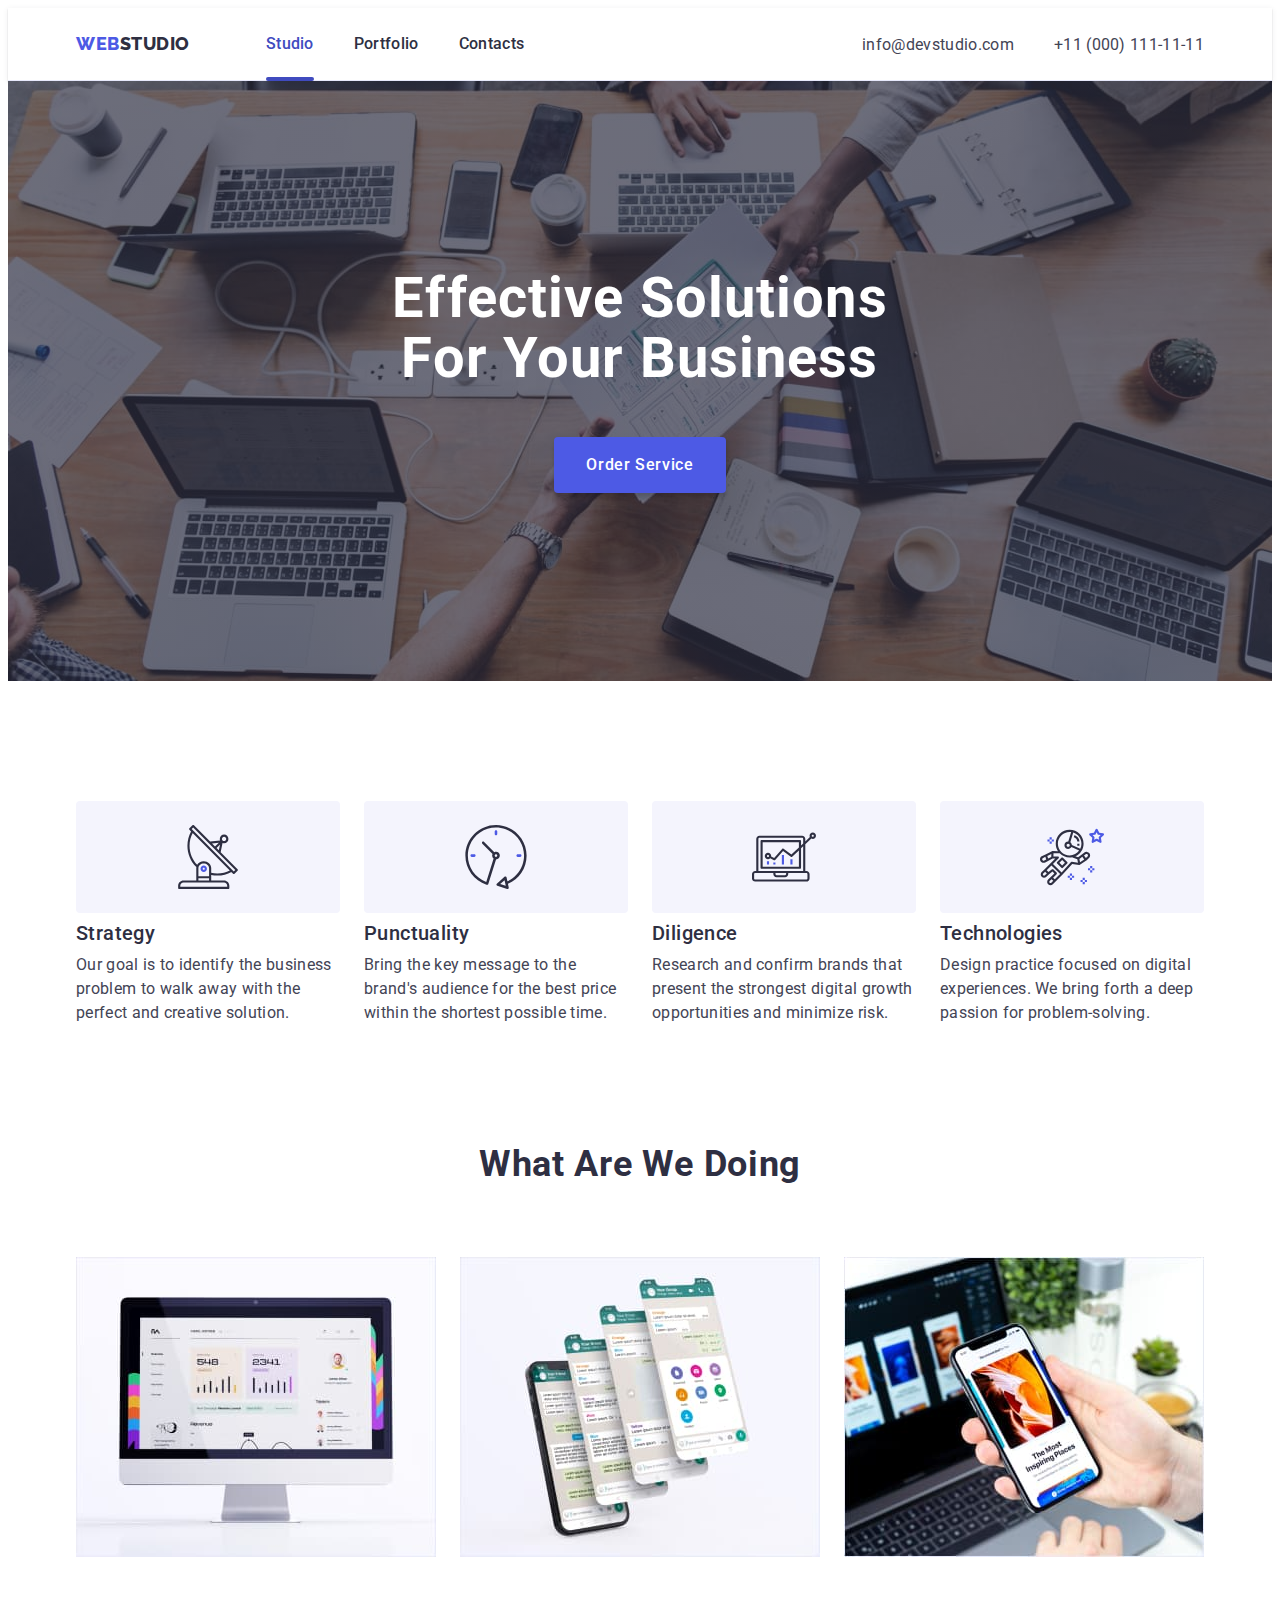
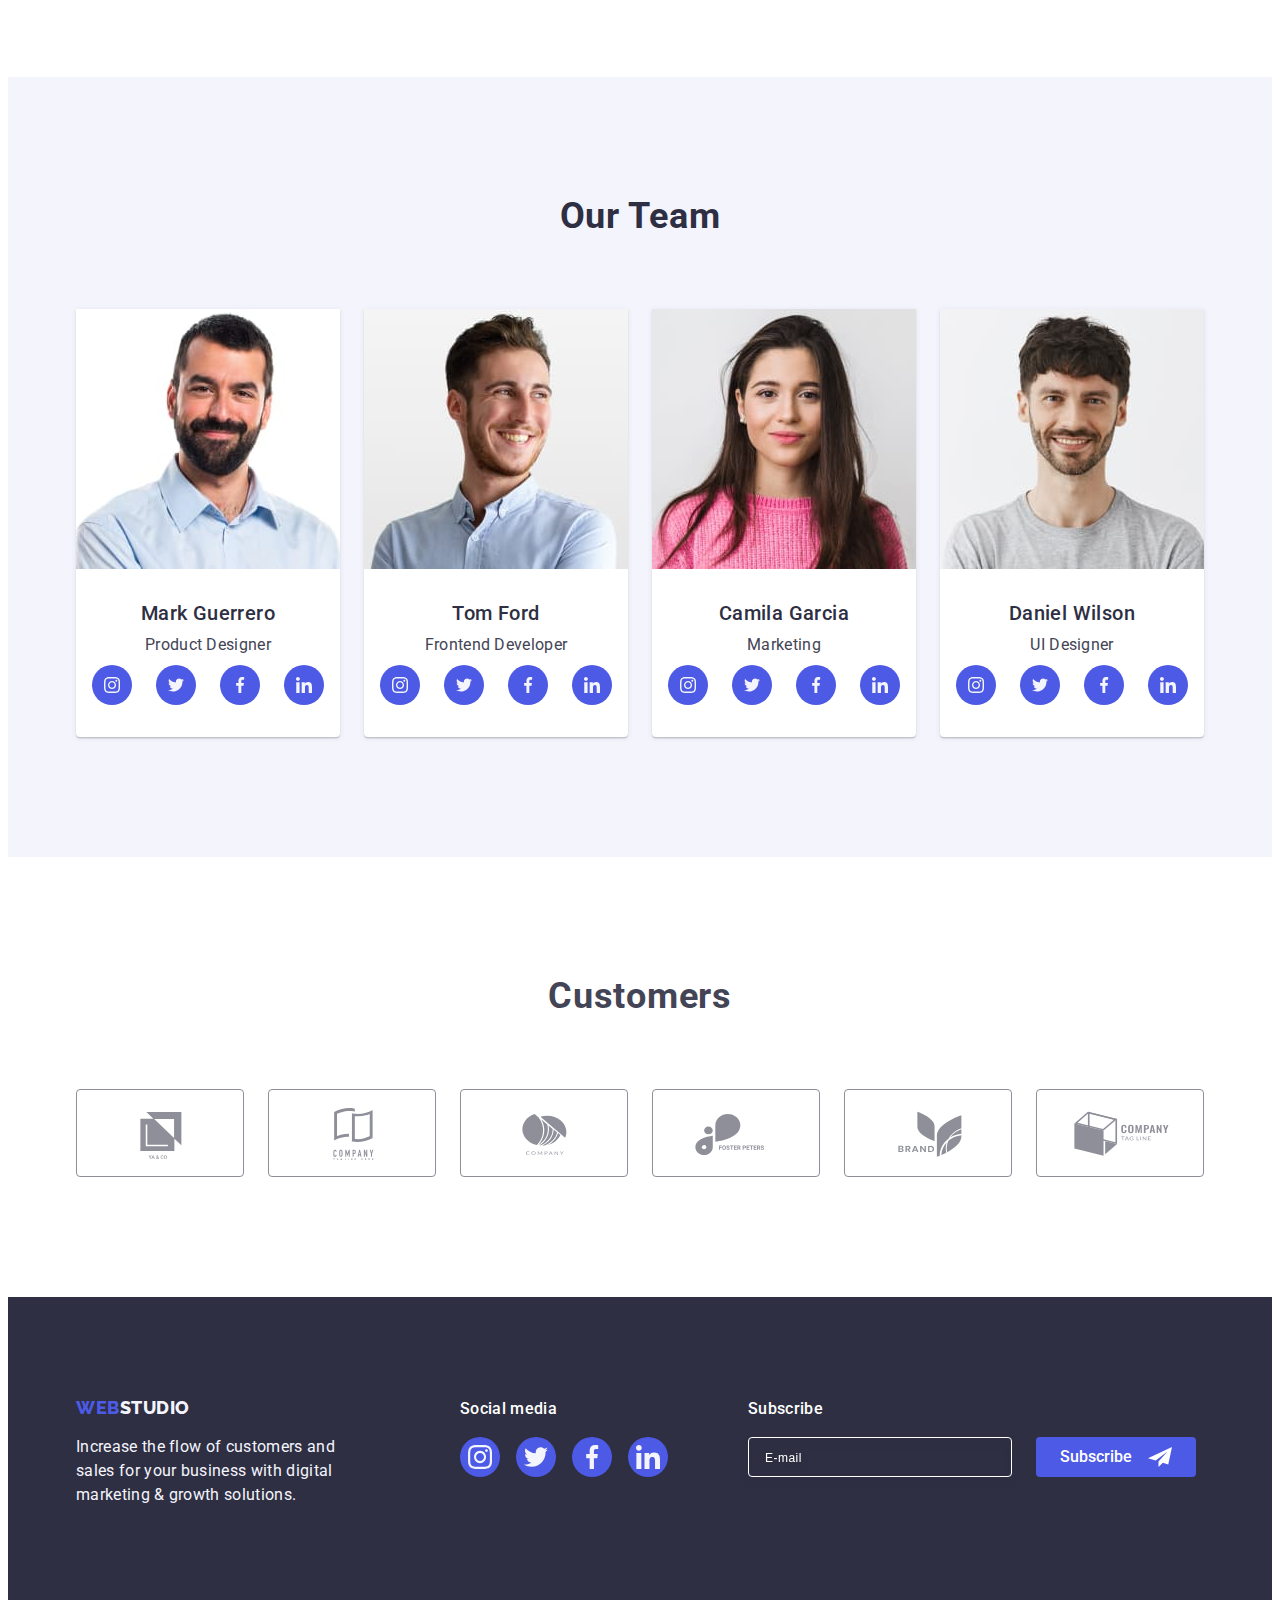
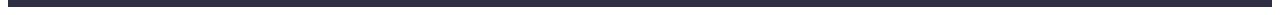
<file: index.html>
<!DOCTYPE html>
<html lang="en">
  <head>
    <meta charset="UTF-8" />
    <meta
      http-equiv="X-UA-Compatible"
      content="IE=edge"
    />
    <meta
      name="viewport"
      content="width=device-width, initial-scale=1.0"
    />
    <link
      rel="preconnect"
      href="https://fonts.googleapis.com"
    />
    <link
      rel="preconnect"
      href="https://fonts.gstatic.com"
      crossorigin
    />
    <link
      rel="stylesheet"
      href="https://cdnjs.cloudflare.com/ajax/libs/modern-normalize/1.1.0/modern-normalize.min.css"
      integrity="sha512-wpPYUAdjBVSE4KJnH1VR1HeZfpl1ub8YT/NKx4PuQ5NmX2tKuGu6U/JRp5y+Y8XG2tV+wKQpNHVUX03MfMFn9Q=="
      crossorigin="anonymous"
      referrerpolicy="no-referrer"
    />
    <link
      href="https://fonts.googleapis.com/css2?family=Raleway:wght@800&family=Roboto:wght@400;500;700;900&display=swap"
      rel="stylesheet"
    />
    <link
      rel="stylesheet"
      href="./css/styles.css"
    />
    <link
      rel="stylesheet"
      href="./css/tablet.css"
      media="screen and (min-width: 768px)"
    />
    <link
      rel="stylesheet"
      href="./css/desktop.css"
      media="screen and (min-width: 1158px)"
    />
    <title>Document</title>
  </head>
  <body>
    <header class="header">
      <div class="container header-container">
        <nav class="header-nav">
          <a
            href="./index.html"
            class="logo-link link"
            >web<span class="logo-top">Studio</span></a
          >
          <ul class="header-list list">
            <li class="header-item">
              <a
                href="./index.html"
                class="header-link link visited"
                >Studio</a
              >
            </li>
            <li class="header-item">
              <a
                href="./portfolio.html"
                class="header-link link"
                >Portfolio</a
              >
            </li>
            <li class="header-item">
              <a
                href=""
                class="header-link link"
                >Contacts</a
              >
            </li>
          </ul>
        </nav>
        <address class="header-address">
          <ul class="address-list list">
            <li class="header-item">
              <a
                href="mailto:info@devstudio.com"
                class="header-adr link"
              >
                info@devstudio.com</a
              >
            </li>
            <li class="header-item">
              <a
                href="tel:+110001111111"
                class="header-adr link"
                >+11 (000) 111-11-11
              </a>
            </li>
          </ul>
        </address>
        <button
          type="button"
          class="nav-open-btn js-open-menu"
        >
          <svg
            class="icon-nav"
            height="22px"
            width="32px"
          >
            <use href="./images/icons.svg#icon-navbar"></use>
          </svg>
        </button>
      </div>
      <div class="mob-menu  js-menu-container">
        <button
          class="menu-close js-close-menu"
          type="button"
        >
          <svg
            class="icon-close"
            height="8px"
            width="8px"
          >
            <use href="./images/icons.svg#icon-cross"></use>
          </svg>
        </button>
        <div>
          <ul class="menu-list list">
            <li class="menu-item">
              <a
                href="./index.html"
                class="menu-link link visited"
                >Studio</a
              >
            </li>
            <li class="menu-item">
              <a
                href="./portfolio.html"
                class="menu-link link"
                >Portfolio</a
              >
            </li>
            <li class="menu-item">
              <a
                href=""
                class="menu-link link"
                >Contacts</a
              >
            </li>
          </ul>
        </div>
        <div>
          <ul class="menu-address-list list">
            <li class="menu-address-item">
              <a
                href="tel:+110001111111"
                class="menu-adr-num link"
                >+11 (000) 111-11-11
              </a>
            </li>
            <li class="menu-address-item">
              <a
                href="mailto:info@devstudio.com"
                class="menu-adr link"
              >
                info@devstudio.com</a
              >
            </li>
          </ul>
          <ul class="menu-social-list list">
            <li>
              <a
                href=""
                class="menu-social-link link"
              >
                <svg class="menu-social-icons">
                  <use href="./images/icons.svg#icon-instagram"></use>
                </svg>
              </a>
            </li>
            <li>
              <a
                href=""
                class="menu-social-link link"
              >
                <svg class="menu-social-icons">
                  <use href="./images/icons.svg#icon-twitter"></use>
                </svg>
              </a>
            </li>
            <li>
              <a
                href=""
                class="menu-social-link link"
              >
                <svg class="menu-social-icons">
                  <use href="./images/icons.svg#icon-facebook"></use>
                </svg>
              </a>
            </li>
            <li>
              <a
                href=""
                class="menu-social-link link"
              >
                <svg class="menu-social-icons">
                  <use href="./images/icons.svg#icon-linkedin"></use>
                </svg>
              </a>
            </li>
          </ul>
        </div>
      </div>
    </header>
    <main>
      <section class="hero">
        <div class="container hero-container">
          <h1 class="hero-title">Effective Solutions for Your Business</h1>
          <button
            type="button"
            class="hero-btn"
            data-modal-open
          >
            Order Service
          </button>
        </div>
      </section>
      <div
        class="overlay is-hidden"
        data-modal
      >
        <div class="modal-window">
          <button
            class="modal-close"
            data-modal-close
          >
            <svg
              class="icon-close"
              height="8px"
              width="8px"
            >
              <use href="./images/icons.svg#icon-cross"></use>
            </svg>
          </button>
          <p class="modal-title">
            Leave your contacts and we will call you back
          </p>
          <form class="modal-form">
            <label
              for="modal-name"
              class="modal-label"
              >Name</label
            >
            <div class="wrap-modal-input">
              <input
                type="text"
                class="modal-input input"
                id="modal-name"
                name="username"
                required
              />

              <svg
                class="modal-icons"
                height="18px"
                width="18px"
              >
                <use href="./images/icons.svg#icon-man"></use>
              </svg>
            </div>

            <label
              for="modal-phone"
              class="modal-label"
              >Phone</label
            >
            <div class="wrap-modal-input">
              <input
                type="text"
                id="modal-phone"
                name="phone"
                class="modal-input input"
                required
              />
              <svg
                class="modal-icons"
                height="24px"
                width="18px"
              >
                <use href="./images/icons.svg#icon-phone"></use>
              </svg>
            </div>

            <label
              for="modal-mail"
              class="modal-label"
              >Email</label
            >
            <div class="wrap-modal-input">
              <input
                type="text"
                id="modal-mail"
                name="email"
                class="modal-input input"
                required
              />
              <svg
                class="modal-icons"
                height="24px"
                width="18px"
              >
                <use href="./images/icons.svg#icon-mail"></use>
              </svg>
            </div>

            <div class="wrap-modal-comment">
              <label
                for="modal-comment"
                class="modal-label"
                >Comment</label
              >
              <textarea
                name="comment"
                id="modal-comment"
                class="modal-comment"
                placeholder="Text input"
              ></textarea>
            </div>

            <label class="accept-label modal-label">
              <input
                class="form-input-accept visually-hidden"
                type="checkbox"
                name="accept"
                required
              />
              <svg
                class="accept-craft-checkbox"
                width="16"
                height="16"
              >
                <use href="./images/icons.svg#icon-check"></use>
              </svg>
              <span class="accept-label-text"
                >I accept the terms and conditions of the
                <a
                  class="privacy-policy"
                  href=""
                  >Privacy Policy</a
                >
              </span>
            </label>
            <button
              class="modal-btn"
              type="submit"
            >
              Send
            </button>
          </form>
        </div>
      </div>
      <section class="advantage section">
        <div class="container">
          <h2
            hidden
            class="advantage-title"
          >
            Advantages of the company
          </h2>
          <ul class="advantage-list list">
            <li class="advantage-item">
              <div class="advantage-iconbox">
                <svg class="advantage-icons">
                  <use href="./images/icons.svg#icon-antenna"></use>
                </svg>
              </div>
              <h3 class="advantage-title">Strategy</h3>
              <p class="advantage-text">
                Our goal is to identify the business problem to walk away with
                the perfect and creative solution.
              </p>
            </li>
            <li class="advantage-item">
              <div class="advantage-iconbox">
                <svg class="advantage-icons">
                  <use href="./images/icons.svg#icon-clock"></use>
                </svg>
              </div>
              <h3 class="advantage-title">Punctuality</h3>
              <p class="advantage-text">
                Bring the key message to the brand's audience for the best price
                within the shortest possible time.
              </p>
            </li>
            <li class="advantage-item">
              <div class="advantage-iconbox">
                <svg class="advantage-icons">
                  <use href="./images/icons.svg#icon-diagram"></use>
                </svg>
              </div>
              <h3 class="advantage-title">Diligence</h3>
              <p class="advantage-text">
                Research and confirm brands that present the strongest digital
                growth opportunities and minimize risk.
              </p>
            </li>
            <li class="advantage-item">
              <div class="advantage-iconbox">
                <svg class="advantage-icons">
                  <use href="./images/icons.svg#icon-astronaut"></use>
                </svg>
              </div>
              <h3 class="advantage-title">Technologies</h3>
              <p class="advantage-text">
                Design practice focused on digital experiences. We bring forth a
                deep passion for problem-solving.
              </p>
            </li>
          </ul>
        </div>
      </section>

      <section class="activity section">
        <div class="container">
          <h2 class="activity-title">What are we doing</h2>
          <ul class="activity-list list">
            <li class="activity-item">
              <img
                src="./images/grey_mac.jpg"
                srcset="./images/grey_mac-2x.jpg 2x"
                alt="Computer program"
                width="360"
              />
            </li>
            <li class="activity-item">
              <img
                class="advantage-link"
                src="./images/smartphones.jpg"
                srcset="./images/smartphones-2x.jpg 2x"
                alt="Correspondence with developers on the phone"
                width="360"
              />
            </li>
            <li class="activity-item">
              <img
                src="./images/app.jpg"
                srcset="./images/app-2x.jpg 2x"
                alt="Smartphone app"
                width="360"
              />
            </li>
          </ul>
        </div>
      </section>

      <section class="team section">
        <div class="container team-container">
          <h2 class="team-title">Our Team</h2>
          <ul class="team-list list">
            <li class="team-item">
              <img
                src="./images/mark_photo.jpg"
                srcset="./images/mark_photo-2x.jpg 2x"
                alt="Mark Guerrero "
                width="264"
              />
              <div class="team-text">
                <h3 class="member">Mark Guerrero</h3>
                <p class="position">Product Designer</p>
                <ul class="team-social-list list">
                  <li>
                    <a
                      href=""
                      class="social-link link"
                    >
                      <svg class="social-icons">
                        <use href="./images/icons.svg#icon-instagram"></use>
                      </svg>
                    </a>
                  </li>
                  <li>
                    <a
                      href=""
                      class="social-link link"
                    >
                      <svg class="social-icons">
                        <use href="./images/icons.svg#icon-twitter"></use>
                      </svg>
                    </a>
                  </li>
                  <li>
                    <a
                      href=""
                      class="social-link link"
                    >
                      <svg class="social-icons">
                        <use href="./images/icons.svg#icon-facebook"></use>
                      </svg>
                    </a>
                  </li>
                  <li>
                    <a
                      href=""
                      class="social-link link"
                    >
                      <svg class="social-icons">
                        <use href="./images/icons.svg#icon-linkedin"></use>
                      </svg>
                    </a>
                  </li>
                </ul>
              </div>
            </li>
            <li class="team-item">
              <img
                src="./images/tom_photo.jpg"
                srcset="./images/tom_photo-2x.jpg 2x"
                alt="Tom Ford "
                width="264"
              />
              <div class="team-text">
                <h3 class="member">Tom Ford</h3>
                <p class="position">Frontend Developer</p>
                <ul class="team-social-list list">
                  <li>
                    <a
                      href=""
                      class="social-link link"
                    >
                      <svg class="social-icons">
                        <use href="./images/icons.svg#icon-instagram"></use>
                      </svg>
                    </a>
                  </li>
                  <li>
                    <a
                      href=""
                      class="social-link link"
                    >
                      <svg class="social-icons">
                        <use href="./images/icons.svg#icon-twitter"></use>
                      </svg>
                    </a>
                  </li>
                  <li>
                    <a
                      href=""
                      class="social-link link"
                    >
                      <svg class="social-icons">
                        <use href="./images/icons.svg#icon-facebook"></use>
                      </svg>
                    </a>
                  </li>
                  <li>
                    <a
                      href=""
                      class="social-link link"
                    >
                      <svg class="social-icons">
                        <use href="./images/icons.svg#icon-linkedin"></use>
                      </svg>
                    </a>
                  </li>
                </ul>
              </div>
            </li>
            <li class="team-item">
              <img
                src="./images/camila_photo.jpg"
                srcset="./images/camila_photo-2x.jpg 2x"
                alt="Camila Garcia "
                width="264"
              />
              <div class="team-text">
                <h3 class="member">Camila Garcia</h3>
                <p class="position">Marketing</p>
                <ul class="team-social-list list">
                  <li>
                    <a
                      href=""
                      class="social-link link"
                    >
                      <svg class="social-icons">
                        <use href="./images/icons.svg#icon-instagram"></use>
                      </svg>
                    </a>
                  </li>
                  <li>
                    <a
                      href=""
                      class="social-link link"
                    >
                      <svg class="social-icons">
                        <use href="./images/icons.svg#icon-twitter"></use>
                      </svg>
                    </a>
                  </li>
                  <li>
                    <a
                      href=""
                      class="social-link link"
                    >
                      <svg class="social-icons">
                        <use href="./images/icons.svg#icon-facebook"></use>
                      </svg>
                    </a>
                  </li>
                  <li>
                    <a
                      href=""
                      class="social-link link"
                    >
                      <svg class="social-icons">
                        <use href="./images/icons.svg#icon-linkedin"></use>
                      </svg>
                    </a>
                  </li>
                </ul>
              </div>
            </li>
            <li class="team-item">
              <img
                src="./images/daniel_photo.jpg"
                srcset="./images/daniel_photo-2x.jpg 2x"
                alt="Daniel Wilson "
                width="264"
              />
              <div class="team-text">
                <h3 class="member">Daniel Wilson</h3>
                <p class="position">UI Designer</p>
                <ul class="team-social-list list">
                  <li>
                    <a
                      href=""
                      class="social-link link"
                    >
                      <svg class="social-icons">
                        <use href="./images/icons.svg#icon-instagram"></use>
                      </svg>
                    </a>
                  </li>
                  <li>
                    <a
                      href=""
                      class="social-link link"
                    >
                      <svg class="social-icons">
                        <use href="./images/icons.svg#icon-twitter"></use>
                      </svg>
                    </a>
                  </li>
                  <li>
                    <a
                      href=""
                      class="social-link link"
                    >
                      <svg class="social-icons">
                        <use href="./images/icons.svg#icon-facebook"></use>
                      </svg>
                    </a>
                  </li>
                  <li>
                    <a
                      href=""
                      class="social-link link"
                    >
                      <svg class="social-icons">
                        <use href="./images/icons.svg#icon-linkedin"></use>
                      </svg>
                    </a>
                  </li>
                </ul>
              </div>
            </li>
          </ul>
        </div>
      </section>
      <section class="customers section">
        <div class="container customers-container">
          <h2 class="customers-title">Customers</h2>
          <ul class="customers-list list">
            <li class="customers-item">
              <a
                href=""
                class="customers-link link"
              >
                <svg class="customers-icons">
                  <use href="./images/icons.svg#icon-logo1"></use>
                </svg>
              </a>
            </li>
            <li class="customers-item">
              <a
                href=""
                class="customers-link link"
              >
                <svg class="customers-icons">
                  <use href="./images/icons.svg#icon-logo2"></use>
                </svg>
              </a>
            </li>
            <li class="customers-item">
              <a
                href=""
                class="customers-link link"
              >
                <svg class="customers-icons">
                  <use href="./images/icons.svg#icon-logo3"></use>
                </svg>
              </a>
            </li>
            <li class="customers-item">
              <a
                href=""
                class="customers-link link"
              >
                <svg class="customers-icons">
                  <use href="./images/icons.svg#icon-logo4"></use>
                </svg>
              </a>
            </li>
            <li class="customers-item">
              <a
                href=""
                class="customers-link link"
              >
                <svg class="customers-icons">
                  <use href="./images/icons.svg#icon-logo5"></use>
                </svg>
              </a>
            </li>
            <li class="customers-item">
              <a
                href=""
                class="customers-link link"
              >
                <svg class="customers-icons">
                  <use href="./images/icons.svg#icon-logo6"></use>
                </svg>
              </a>
            </li>
          </ul>
        </div>
      </section>
    </main>
    <footer class="footer">
      <div class="footer-container container">
        <div class="footer-logo-text footer-lineup">
          <a
            href="./index.html"
            class="footer-logo link"
            >web<span class="logo-down">Studio</span></a
          >
          <p class="footer-text">
            Increase the flow of customers and sales for your business with
            digital marketing & growth solutions.
          </p>
        </div>
        <div class="footer-social footer-lineup">
          <h3 class="footer-title">Social media</h3>
          <ul class="footer-list list">
            <li>
              <a
                href=""
                class="footer-link link"
              >
                <svg class="footer-icon">
                  <use href="./images/icons.svg#icon-instagram"></use>
                </svg>
              </a>
            </li>
            <li>
              <a
                href=""
                class="footer-link link"
              >
                <svg class="footer-icon">
                  <use href="./images/icons.svg#icon-twitter"></use>
                </svg>
              </a>
            </li>
            <li>
              <a
                href=""
                class="footer-link link"
              >
                <svg class="footer-icon">
                  <use href="./images/icons.svg#icon-facebook"></use>
                </svg>
              </a>
            </li>
            <li>
              <a
                href=""
                class="footer-link link"
              >
                <svg class="footer-icon">
                  <use href="./images/icons.svg#icon-linkedin"></use>
                </svg>
              </a>
            </li>
          </ul>
        </div>
        <div class="footer-from-wrap">
          <div><h3 class="footer-title">Subscribe</h3></div>
          <div>
            <form class="footer-form">
              <input
                type="text"
                placeholder="E-mail"
                name="email"
                class="footer-input input"
                required
              />
              <button
                class="footer-btn"
                type="submit"
              >
                Subscribe
                <svg class="footer-btn-svg">
                  <use href="./images/icons.svg#icon-sub"></use>
                </svg>
              </button>
            </form>
          </div>
        </div>
      </div>
    </footer>
    <script src="./js/modal.js"></script>
    <script src="./js/menu.js"></script>
  </body>
</html>
</file>
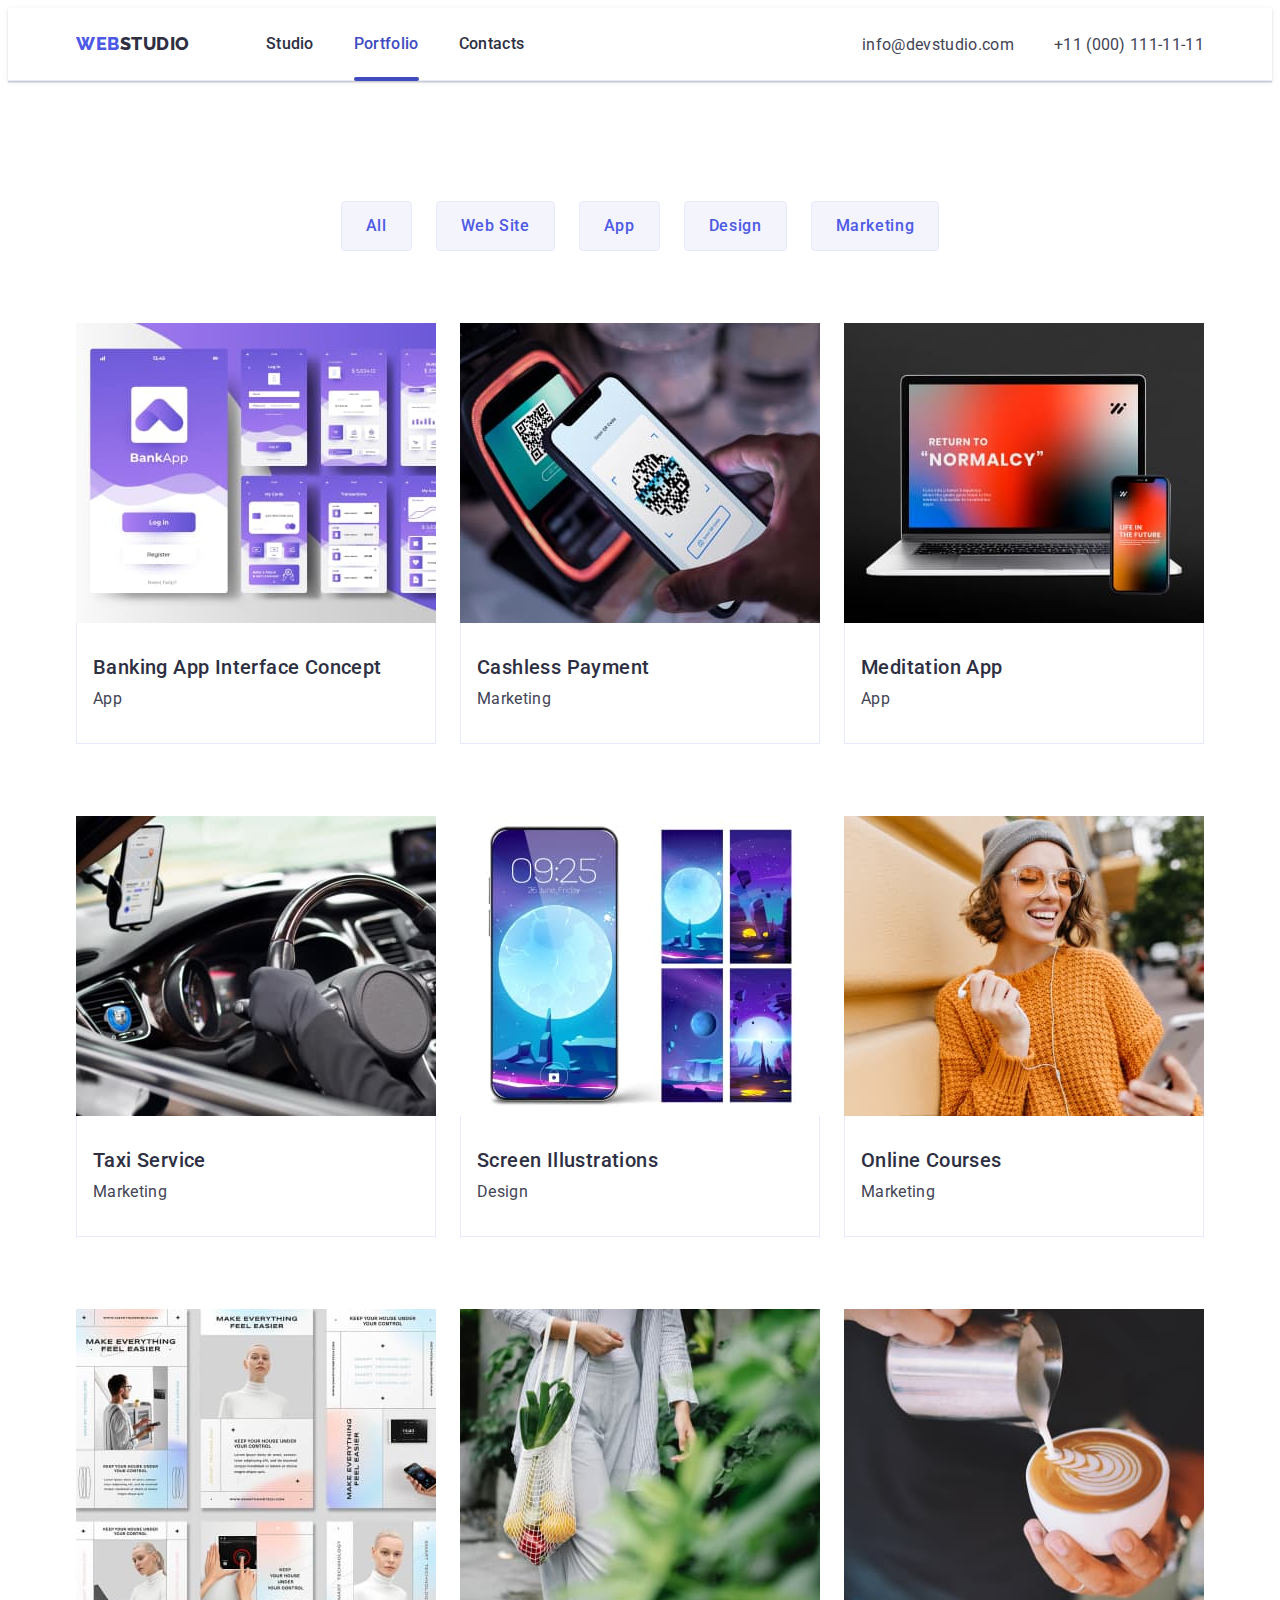
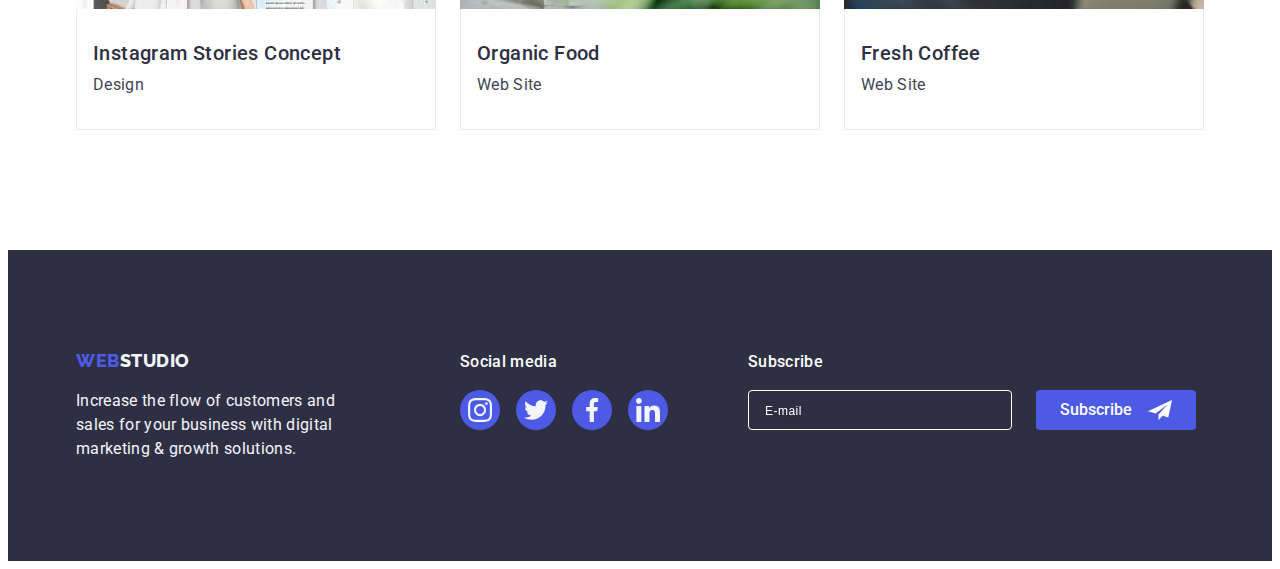
<file: portfolio.html>
<!DOCTYPE html>
<html lang="en">
  <head>
    <meta charset="UTF-8" />
    <meta
      http-equiv="X-UA-Compatible"
      content="IE=edge"
    />
    <meta
      name="viewport"
      content="width=device-width, initial-scale=1.0"
    />

    <link
      rel="preconnect"
      href="https://fonts.googleapis.com"
    />
    <link
      rel="preconnect"
      href="https://fonts.gstatic.com"
      crossorigin
    />
    <link
      rel="stylesheet"
      href="https://cdnjs.cloudflare.com/ajax/libs/modern-normalize/1.1.0/modern-normalize.min.css"
      integrity="sha512-wpPYUAdjBVSE4KJnH1VR1HeZfpl1ub8YT/NKx4PuQ5NmX2tKuGu6U/JRp5y+Y8XG2tV+wKQpNHVUX03MfMFn9Q=="
      crossorigin="anonymous"
      referrerpolicy="no-referrer"
    />
    <link
      href="https://fonts.googleapis.com/css2?family=Raleway:wght@800&family=Roboto:wght@400;500;700&display=swap"
      rel="stylesheet"
    />
    <link
      rel="stylesheet"
      href="./css/styles.css"
    />
    <link
      rel="stylesheet"
      href="./css/tablet.css"
      media="screen and (min-width: 768px)"
    />
    <link
      rel="stylesheet"
      href="./css/desktop.css"
      media="screen and (min-width: 1158px)"
    />
    <title>Портфоліо</title>
  </head>
  <body>
    <header class="header">
      <div class="container header-container">
        <nav class="header-nav">
          <a
            href="./index.html"
            class="logo-link link"
            >web<span class="logo-top">Studio</span></a
          >
          <ul class="header-list list">
            <li class="header-item">
              <a
                href="./index.html"
                class="header-link link "
                >Studio</a
              >
            </li>
            <li class="header-item">
              <a
                href="./portfolio.html"
                class="header-link link visited"
                >Portfolio</a
              >
            </li>
            <li class="header-item">
              <a
                href=""
                class="header-link link"
                >Contacts</a
              >
            </li>
          </ul>
        </nav>
        <address class="header-address">
          <ul class="address-list list">
            <li class="header-item">
              <a
                href="mailto:info@devstudio.com"
                class="header-adr link"
              >
                info@devstudio.com</a
              >
            </li>
            <li class="header-item">
              <a
                href="tel:+110001111111"
                class="header-adr link"
                >+11 (000) 111-11-11
              </a>
            </li>
          </ul>
        </address>
        <button
          type="button"
          class="nav-open-btn js-open-menu"
        >
          <svg
            class="icon-nav"
            height="22px"
            width="32px"
          >
            <use href="./images/icons.svg#icon-navbar"></use>
          </svg>
        </button>
      </div>
      <div class="mob-menu js-menu-container">
        <button
          class="menu-close js-close-menu"
          type="button"
        >
          <svg
            class="icon-close"
            height="8px"
            width="8px"
          >
            <use href="./images/icons.svg#icon-cross"></use>
          </svg>
        </button>
        <div>
          <ul class="menu-list list">
            <li class="menu-item">
              <a
                href="./index.html"
                class="menu-link link "
                >Studio</a
              >
            </li>
            <li class="menu-item">
              <a
                href="./portfolio.html"
                class="menu-link link visited"
                >Portfolio</a
              >
            </li>
            <li class="menu-item">
              <a
                href=""
                class="menu-link link"
                >Contacts</a
              >
            </li>
          </ul>
        </div>
        <div>
          <ul class="menu-address-list list">
            <li class="menu-address-item">
              <a
                href="tel:+110001111111"
                class="menu-adr-num link"
                >+11 (000) 111-11-11
              </a>
            </li>
            <li class="menu-address-item">
              <a
                href="mailto:info@devstudio.com"
                class="menu-adr link"
              >
                info@devstudio.com</a
              >
            </li>
          </ul>
          <ul class="menu-social-list list">
            <li>
              <a
                href=""
                class="menu-social-link link"
              >
                <svg class="menu-social-icons">
                  <use href="./images/icons.svg#icon-instagram"></use>
                </svg>
              </a>
            </li>
            <li>
              <a
                href=""
                class="menu-social-link link"
              >
                <svg class="menu-social-icons">
                  <use href="./images/icons.svg#icon-twitter"></use>
                </svg>
              </a>
            </li>
            <li>
              <a
                href=""
                class="menu-social-link link"
              >
                <svg class="menu-social-icons">
                  <use href="./images/icons.svg#icon-facebook"></use>
                </svg>
              </a>
            </li>
            <li>
              <a
                href=""
                class="menu-social-link link"
              >
                <svg class="menu-social-icons">
                  <use href="./images/icons.svg#icon-linkedin"></use>
                </svg>
              </a>
            </li>
          </ul>
        </div>
      </div>
    </header>
    <main>
      <section class="examples section">
        <div class="container">
          <h1 hidden>Portfolio</h1>
          <ul class="examples-list list">
            <li class="example-item">
              <button
                type="button"
                class="examples-btn"
              >
                All
              </button>
            </li>
            <li class="example-item">
              <button
                type="button"
                class="examples-btn"
              >
                Web Site
              </button>
            </li>
            <li class="example-item">
              <button
                type="button"
                class="examples-btn"
              >
                App
              </button>
            </li>
            <li class="example-item">
              <button
                type="button"
                class="examples-btn"
              >
                Design
              </button>
            </li>
            <li class="example-item">
              <button
                type="button"
                class="examples-btn"
              >
                Marketing
              </button>
            </li>
          </ul>
          <ul class="example-linklist list">
            <li class="linklist-item">
              <a
                href=""
                class="linklist-link link"
              >
              <div class="linklist-img">
                <div class="linklist-overlay">
                  <p class="overlay-text">14 Stylish and User-Friendly App Design Concepts · Task Manager App · Calorie Tracker App · Exotic Fruit Ecommerce App · Cloud Storage App</p>
                </div>
                <img
                src="./images/banking_app.jpg"
                alt="Interface banking app"
                width="360"
              />
              </div>
                <div class="linklist-card">
                  <h2 class="linklist-title">Banking App Interface Concept</h2>
                  <p class="linklist-text">App</p>
                </div>
              </a>
            </li>
            <li class="linklist-item">
              <a
                href=""
                class="linklist-link link"
              >
              <div class="linklist-img">
                <div class="linklist-overlay">
                  <p class="overlay-text">14 Stylish and User-Friendly App Design Concepts · Task Manager App · Calorie Tracker App · Exotic Fruit Ecommerce App · Cloud Storage App</p>
                </div>
                <img
                  src="./images/payment.jpg"
                  alt="Cashless payment"
                  width="360"
                />
              </div>
                <div class="linklist-card">
                  <h2 class="linklist-title">Cashless Payment</h2>
                  <p class="linklist-text">Marketing</p>
                </div>
              </a>
            </li>
            <li class="linklist-item">
              <a
                href=""
                class="linklist-link link"
              >
              <div class="linklist-img">
                <div class="linklist-overlay">
                  <p class="overlay-text">14 Stylish and User-Friendly App Design Concepts · Task Manager App · Calorie Tracker App · Exotic Fruit Ecommerce App · Cloud Storage App</p>
                </div>
                <img
                  src="./images/meditation_app.jpg"
                  alt="Meditation app"
                  width="360"
                />
              </div>
                
                <div class="linklist-card">
                  <h2 class="linklist-title">Meditation App</h2>
                  <p class="linklist-text">App</p>
                </div>
              </a>
            </li>
            <li class="linklist-item">
              <a
                href=""
                class="linklist-link link"
              >
              <div class="linklist-img">
                <div class="linklist-overlay">
                  <p class="overlay-text">14 Stylish and User-Friendly App Design Concepts · Task Manager App · Calorie Tracker App · Exotic Fruit Ecommerce App · Cloud Storage App</p>
                </div>
                <img
                src="./images/taxi_service.jpg"
                alt="Taxi service"
                width="360"
              />
              </div>
                <div class="linklist-card">
                  <h2 class="linklist-title">Taxi Service</h2>
                  <p class="linklist-text">Marketing</p>
                </div>
              </a>
            </li>
            <li class="linklist-item">
              <a
                href=""
                class="linklist-link link"
              >
              <div class="linklist-img">
                <div class="linklist-overlay">
                  <p class="overlay-text">14 Stylish and User-Friendly App Design Concepts · Task Manager App · Calorie Tracker App · Exotic Fruit Ecommerce App · Cloud Storage App</p>
                </div>
                <img
                  src="./images/illustrations.jpg"
                  alt="Screen Illustrations"
                  width="360"
                />
              </div>
                <div class="linklist-card">
                  <h2 class="linklist-title">Screen Illustrations</h2>
                  <p class="linklist-text">Design</p>
                </div>
              </a>
            </li>
            <li class="linklist-item">
              <a
                href=""
                class="linklist-link link"
              >
              <div class="linklist-img"> 
                <div class="linklist-overlay">
                  <p class="overlay-text">14 Stylish and User-Friendly App Design Concepts · Task Manager App · Calorie Tracker App · Exotic Fruit Ecommerce App · Cloud Storage App</p>
                </div>
                <img
                src="./images/courses.jpg"
                alt="Online courses"
                width="360"
              /></div>
                <div class="linklist-card">
                  <h2 class="linklist-title">Online Courses</h2>
                  <p class="linklist-text">Marketing</p>
                </div>
              </a>
            </li>
            <li class="linklist-item">
              <a
                href=""
                class="linklist-link link"
              >
              <div class="linklist-img">
                <div class="linklist-overlay">
                  <p class="overlay-text">14 Stylish and User-Friendly App Design Concepts · Task Manager App · Calorie Tracker App · Exotic Fruit Ecommerce App · Cloud Storage App</p>
                </div>
                <img
                src="./images/stories_concept.jpg"
                alt="Instagram concept"
                width="360"
              /></div>
                <div class="linklist-card">
                  <h2 class="linklist-title">Instagram Stories Concept</h2>
                  <p class="linklist-text">Design</p>
                </div>
              </a>
            </li>
            <li class="linklist-item">
              <a
                href=""
                class="linklist-link link"
              >
              <div class="linklist-img">
                <div class="linklist-overlay">
                  <p class="overlay-text">14 Stylish and User-Friendly App Design Concepts · Task Manager App · Calorie Tracker App · Exotic Fruit Ecommerce App · Cloud Storage App</p>
                </div>
                <img
                  src="./images/organic_food.jpg"
                  alt="Organic food"
                  width="360"
                />
              </div>
                
                <div class="linklist-card">
                  <h2 class="linklist-title">Organic Food</h2>
                  <p class="linklist-text">Web Site</p>
                </div>
              </a>
            </li>
            <li class="linklist-item">
              <a
                href=""
                class="linklist-link link"
              >
              <div class="linklist-img">
                <div class="linklist-overlay">
                  <p class="overlay-text">14 Stylish and User-Friendly App Design Concepts · Task Manager App · Calorie Tracker App · Exotic Fruit Ecommerce App · Cloud Storage App</p>
                </div>
                <img
                  src="./images/coffee.jpg"
                  alt="Coffee"
                  width="360"
                />
              </div>
                <div class="linklist-card">
                  <h2 class="linklist-title">Fresh Coffee</h2>
                  <p class="linklist-text">Web Site</p>
                </div>
              </a>
            </li>
          </ul>
        </div>
      </section>
    </main>
    <footer class="footer">
      <div class="footer-container container">
        <div class="footer-logo-text footer-lineup">
          <a
            href="./index.html"
            class="footer-logo link"
            >web<span class="logo-down">Studio</span></a
          >
          <p class="footer-text">
            Increase the flow of customers and sales for your business with
            digital marketing & growth solutions.
          </p>
        </div>
        <div class="footer-social footer-lineup">
          <h3 class="footer-title">Social media</h3>
          <ul class="footer-list list">
            <li>
              <a
                href=""
                class="footer-link link"
              >
                <svg class="footer-icon">
                  <use href="./images/icons.svg#icon-instagram"></use>
                </svg>
              </a>
            </li>
            <li>
              <a
                href=""
                class="footer-link link"
              >
                <svg class="footer-icon">
                  <use href="./images/icons.svg#icon-twitter"></use>
                </svg>
              </a>
            </li>
            <li>
              <a
                href=""
                class="footer-link link"
              >
                <svg class="footer-icon">
                  <use href="./images/icons.svg#icon-facebook"></use>
                </svg>
              </a>
            </li>
            <li>
              <a
                href=""
                class="footer-link link"
              >
                <svg class="footer-icon">
                  <use href="./images/icons.svg#icon-linkedin"></use>
                </svg>
              </a>
            </li>
          </ul>
        </div>
        <div class="footer-from-wrap footer-lineup">
          <div><h3 class="footer-title">Subscribe</h3></div>
          <div>
            <form class="footer-form">
              <input
                type="text"
                placeholder="E-mail"
                name="email"
                class="footer-input input"
                required
              />
              <button
                class="footer-btn"
                type="submit"
              >
                Subscribe
                <svg class="footer-btn-svg">
                  <use href="./images/icons.svg#icon-sub"></use>
                </svg>
              </button>
            </form>
          </div>
        </div>
      </div>
    </footer>
    <script src="./js/menu.js"></script>
  </body>
</html>
</file>
<file: css/styles.css>
html {
  box-sizing: border-box;
}
*,
*::before,
*::after {
  box-sizing: inherit;
}
h1,
h2,
h3,
h4,
h5,
h6,
p,
ul,
li {
  margin: 0;
  padding: 0;
}
img {
  display: block;
  max-width: 100%;
  height: auto;
}
form {
  display: block;
  margin-top: 0em;
}

:root {
  --primary-brand: #4d5ae5;
  --pressed-state: #404bbf;
  --dark: #2e2f42;
  --success: #31d0aa;
  --hero-background: rgba(46, 47, 66, 0.7);
  --text: #434455;
  --subtle-text: #8e8f99;
  --accent: #e7e9fc;
  --light: #f4f4fd;
  --modal-overlay: rgba(46, 47, 66, 0.4);
  --white-background: #ffffff;
  --modal-background: #fcfcfc;
  --time-transition-duration: 250ms;
  --transition-timing-function: cubic-bezier(0.4, 0, 0.2, 1);
}
body {
  color: var(--text);
  font-family: "Roboto", sans-serif;
  background: var(--white-background);
}
.input {
  background: transparent;
  border: 1px solid;
  border-radius: 4px;
  padding: 8px 16px;
  min-height: 40px;
  outline: none;
  transition: border-color var(--time-transition-duration)
    var(--transition-timing-function);
}
.container {
  max-width: 352px;
  margin: 0 auto;
  padding-left: 15px;
  padding-right: 15px;
}
.section {
  padding-top: 96px;
  padding-bottom: 96px;
}
.list {
  list-style: none;
}
.link {
  text-decoration: none;
}
.header {
  border-bottom: 1px solid #e7e9fc;
  box-shadow: 0px 2px 1px rgb(46 47 66 / 8%), 0px 1px 1px rgb(46 47 66 / 16%),
    0px 1px 6px rgb(46 47 66 / 8%);
}
.header-container {
  display: flex;
  align-items: center;
  justify-content: space-between;
}
.header-list {
  display: none;
}
.address-list {
  display: none;
}

.logo-top {
  color: var(--dark);
}
.logo-link {
  font-family: "Raleway", sans-serif;
  font-style: normal;
  font-weight: 800;
  font-size: 18px;
  line-height: 1.17;
  /* identical to box height, or 117% */

  display: block;
  letter-spacing: 0.03em;
  text-transform: uppercase;

  /* NAVY BLUE */

  color: var(--primary-brand);
  margin-right: 76px;
  padding-top: 24px;
  padding-bottom: 24px;
}
.nav-open-btn {
  background-color: transparent;
  border: none;
}
.icon-nav {
  stroke: var(--dark);
}
.mob-menu {
  position: fixed;
  top: 0;
  left: 0;
  width: 100vw;
  height: 100vh;
  background-color: var(--white-background);
  padding: 80px 35px 40px 40px;
  z-index: 999;
  display: flex;
  flex-direction: column;
  justify-content: space-between;
  transform: translateX(200%);
  transition: transform var(--time-transition-duration)
    var(--transition-timing-function);
}
.mob-menu.is-open {
  transform: translateX(0);
}
.menu-close {
  display: flex;
  justify-content: center;
  align-items: center;
  position: absolute;
  top: 24px;
  right: 24px;
  width: 24px;
  height: 24px;
  background: var(--accent);
  border-radius: 50%;
  border: 1px solid rgba(0, 0, 0, 0.1);
  cursor: pointer;
}
.icon-close {
  fill: var(--dark);
}
.menu-list {
}
.menu-item {
  margin-bottom: 40px;
}
.menu-link {
  font-weight: 700;
  font-size: 36px;
  line-height: 1.11;
  /* identical to box height, or 111% */

  letter-spacing: 0.02em;
  text-transform: capitalize;
  color: var(--dark);
}
.menu-address-list {
  margin-bottom: 48px;
}
.menu-address-item {
  margin-top: 40px;
}
.menu-adr {
}
.menu-adr {
  font-weight: 500;
  font-size: 20px;
  line-height: 1.2;
  /* identical to box height, or 120% */

  letter-spacing: 0.02em;

  /* SLATE */

  color: var(--text);
}
.menu-adr-num {
  font-weight: 500;
  font-size: 36px;
  line-height: 1.2;
  /* identical to box height, or 120% */

  letter-spacing: 0.02em;

  /* SLATE */

  color: var(--primary-brand);
}
.menu-social-list {
  display: flex;
  gap: 12%;
}
.menu-social-link {
  display: flex;
  justify-content: center;
  align-items: center;
  width: 40px;
  height: 40px;
  border-radius: 50%;
  background-color: var(--primary-brand);
  transition: background-color var(--time-transition-duration)
    var(--transition-timing-function);
}
.menu-social-icons {
  width: 16px;
  height: 16px;
  fill: var(--light);
}
.visited {
  color: var(--pressed-state);
}
.footer {
  background: var(--dark);
  padding-top: 96px;
  padding-bottom: 96px;
  display: flex;
  align-items: center;
}
.footer-container {
  display: flex;
  flex-direction: column;
  gap: 72px;
  width: 100%;
  max-width: 428px;
}

.footer-logo {
  font-family: "Raleway", sans-serif;
  font-style: normal;
  font-weight: 800;
  font-size: 18px;
  line-height: 1.17;
  /* identical to box height, or 117% */

  letter-spacing: 0.03em;
  text-transform: uppercase;

  color: var(--primary-brand);
}
.logo-down {
  color: var(--light);
}
.footer-text {
  font-weight: 400;
  font-size: 16px;
  line-height: 1.5;
  /* or 150% */

  letter-spacing: 0.02em;

  /* CLOUD */

  color: var(--light);
  max-width: 268px;
  margin-top: 17.5px;
}
.footer-title {
  font-weight: 500;
  font-size: 16px;
  line-height: 1.5;
  /* identical to box height, or 150% */

  letter-spacing: 0.02em;
  color: var(--white-background);
  margin-bottom: 16px;
  text-align: center;
}
.footer-list {
  display: flex;
  gap: 16px;
}
.footer-link {
  display: flex;
  justify-content: center;
  align-items: center;
  width: 40px;
  height: 40px;
  padding: 8px;
  border-radius: 50%;
  background-color: var(--primary-brand);
  transition: background-color var(--time-transition-duration)
    var(--transition-timing-function);
}
.footer-social {
  margin-right: 80px;
}
.footer-icon {
  fill: var(--light);
  width: 24px;
  height: 24px;
}
.footer-input {
  border: 1px solid #ffffff;
  filter: drop-shadow(0px 4px 4px rgba(0, 0, 0, 0.15));
  border-radius: 4px;
  color: var(--white-background);
  width: 100%;
  height: 100%;
}
.footer-input::placeholder {
  font-weight: 400;
  font-size: 12px;
  line-height: 2;
  letter-spacing: 0.04em;
  color: var(--white-background);
}
.footer-btn {
  display: flex;
  flex-direction: row;
  justify-content: center;
  align-items: center;
  padding: 8px 24px;
  gap: 16px;
  position: relative;
  font-family: "Roboto";
  font-style: normal;
  font-weight: 500;
  font-size: 16px;
  line-height: 1.5;
  color: var(--white-background);
  background: var(--primary-brand);
  border-radius: 4px;
  border: none;
  transition: background-color var(--time-transition-duration)
    var(--transition-timing-function);
  cursor: pointer;
  margin-top: 16px;
}

.footer-btn-svg {
  width: 24px;
  height: 24px;
  fill: var(--white-background);
}
.footer-lineup {
  display: flex;
  flex-direction: column;
  align-items: center;
  margin: 0 auto;
}
.footer-form {
  display: flex;
  flex-direction: column;
  align-items: center;
}
.hero {
  padding-top: 112px;
  padding-bottom: 112px;
  height: 432px;
  margin: 0 auto;
  background: var(--hero-background);
  background-image: linear-gradient(
      to right,
      rgba(46, 47, 66, 0.7),
      rgba(46, 47, 66, 0.7)
    ),
    url(../images/people-office-small.jpg);
  background-repeat: no-repeat;
  background-position: center;
  background-size: cover;
  max-width: 100%;
}
.hero-title {
  font-weight: 700;
  font-size: 36px;
  line-height: 1.11;
  /* or 111% */

  text-align: center;
  letter-spacing: 0.02em;
  text-transform: capitalize;

  /* WHITE */

  color: var(--white-background);
  max-width: 496px;
  margin: 0 auto;
  margin-bottom: 48px;
}
.hero-btn {
  font-family: "Roboto", sans-serif;
  font-weight: 500;
  font-size: 16px;
  line-height: 1.5;
  /* identical to box height, or 150% */

  display: flex;
  align-items: center;
  letter-spacing: 0.04em;

  /* WHITE */

  color: var(--white-background);
  background: var(--primary-brand);
  cursor: pointer;
  border-radius: 4px;
  box-shadow: 0px 4px 4px rgba(0, 0, 0, 0.15);
  border: 0;
  min-width: 169px;
  text-align: center;
  padding: 16px 32px;
  margin: 0 auto;
  transition: background-color var(--time-transition-duration)
    var(--transition-timing-function);
}

.overlay {
  position: fixed;
  top: 0;
  left: 0;
  width: 100%;
  height: 100%;
  background: var(--modal-overlay);
  opacity: 1;
  transition: opacity var(--time-transition-duration)
      var(--transition-timing-function),
    visibility var(--time-transition-duration) var(--transition-timing-function);
}
.is-hidden {
  visibility: hidden;
  opacity: 0;
  pointer-events: none;
}

.overlay.is-hidden .modal-window {
  transform: translate(-50%, -50%) scale(1.2);
}
.modal-window {
  position: absolute;
  top: 50%;
  left: 50%;
  transform: translate(-50%, -50%) scale(1);
  transition: transform var(--time-transition-duration)
    var(--transition-timing-function);
  width:calc(100% - 32px);
  min-height: 584px;
  background: var(--modal-background);
  box-shadow: 0px 1px 1px rgba(0, 0, 0, 0.14), 0px 1px 3px rgba(0, 0, 0, 0.12),
    0px 2px 1px rgba(0, 0, 0, 0.2);
  border-radius: 4px;
  padding: 72px 24px 24px;
}
.modal-close {
  display: flex;
  justify-content: center;
  align-items: center;
  position: absolute;
  top: 24px;
  right: 24px;
  width: 24px;
  height: 24px;
  background: var(--accent);
  border-radius: 50%;
  border: 1px solid rgba(0, 0, 0, 0.1);
  transition: background-color var(--time-transition-duration)
    var(--transition-timing-function);
  cursor: pointer;
}
.icon-close {
  fill: var(--dark);
  transition: fill var(--time-transition-duration)
    var(--transition-timing-function);
}

.modal-title {
  font-weight: 500;
  font-size: 16px;
  line-height: 1.5;
  /* identical to box height, or 150% */

  text-align: center;
  letter-spacing: 0.02em;
  color: var(--dark);
  margin-bottom: 16px;
}
.wrap-modal-input {
  display: flex;
  flex-direction: column;
  margin-bottom: 8px;
  position: relative;
}
.wrap-modal-comment {
  margin-bottom: 16px;
  display: flex;
  flex-direction: column;
}
.modal-label {
  font-size: 12px;
  line-height: 1.17;
  /* identical to box height, or 117% */

  letter-spacing: 0.04em;

  /* LIGHT SLATE */

  color: #8e8f99;
  margin-bottom: 4px;
  display: block;
}
.modal-icons {
  position: absolute;
  top: 50%;
  transform: translateY(-50%);
  left: 16px;
  fill: var(--dark);
  transition: fill var(--time-transition-duration)
    var(--transition-timing-function);
  cursor: pointer;
}
.modal-input {
  border: 1px solid rgba(46, 47, 66, 0.4);
  border-radius: 4px;
  width: 100%;
  padding-left: 38px;
}

.modal-comment {
  border: 1px solid rgba(46, 47, 66, 0.4);
  border-radius: 4px;
  resize: none;
  height: 120px;
  background: transparent;
  min-height: 40px;
  padding: 8px 16px;
  outline: none;
  transition: border-color var(--time-transition-duration)
    var(--transition-timing-function);
}
.modal-comment::placeholder {
  font-size: 12px;
  line-height: 1.17;
  /* identical to box height, or 117% */

  letter-spacing: 0.04em;
  color: rgba(46, 47, 66, 0.4);
}
.accept-label {
  display: flex;
  align-items: center;
  margin-bottom: 24px;
  gap: 8px;
}

.accept-craft-checkbox {
  border: 1px solid rgba(46, 47, 66, 0.4);
  stroke-opacity: 0;
  fill-opacity: 0;

  border-radius: 2px;
  cursor: pointer;

  transition-property: fill-opacity, border-color, background-color, fill;
  transition-duration: var(--time-transition-duration);
  transition-timing-function: var(--transition-timing-function);
  flex-shrink: 0;
}
.visually-hidden {
  position: absolute;
  width: 1px;
  height: 1px;
  margin: -1px;
  border: 0;
  padding: 0;
  white-space: nowrap;
  clip-path: inset(100%);
  clip: rect(0 0 0 0);
  overflow: hidden;
}
.form-input-accept:checked + .accept-craft-checkbox {
  border-color: transparent;
  fill-opacity: 1;
  background-color: var(--pressed-state);
  fill: var(--white-background);
}

.form-input-accept:focus + .accept-craft-checkbox {
  outline: 2px solid rgb(67, 68, 85);
}

.privacy-policy {
  line-height: 1.33;
  color: var(--primary-brand);
}
.modal-input:focus + .modal-icons {
  fill: var(--primary-brand);
}
.input:focus {
  border-color: var(--primary-brand);
}
.modal-btn {
  display: block;
  margin: 0 auto;
  font-family: "Roboto";
  font-style: normal;
  font-weight: 500;
  font-size: 16px;
  line-height: 1.5;
  letter-spacing: 0.04em;
  color: var(--white-background);
  padding: 16px 32px;
  background: var(--primary-brand);
  border: none;
  box-shadow: 0px 4px 4px rgba(0, 0, 0, 0.15);
  border-radius: 4px;
  min-width: 169px;
  height: 56px;

  transition: background-color var(--time-transition-duration)
    var(--transition-timing-function);
  cursor: pointer;
}
.advantage-iconbox {
  display: none;
}
.advantage-item{
  margin-bottom:72px ;
}
.advantage-item:last-child{
  margin-bottom:0px ;
}
.advantage-title {
  font-weight: 700;
  font-size: 36px;
  line-height: 1.11;
  /* identical to box height, or 111% */

  text-align: center;
  letter-spacing: 0.02em;
  text-transform: capitalize;
}
.advantage-text {
  font-weight: 500;
  font-size: 16px;
  line-height: 1.5;
  /* or 150% */

  letter-spacing: 0.02em;

  color: var(--text);
  text-align: left;
  margin-top: 8px;
}
.activity {
  display: none;
}
.team {
  background-color: var(--light);
}
.team-title {
  font-weight: 700;
  font-size: 36px;
  line-height: 1.11;
  /* identical to box height, or 111% */

  text-align: center;
  letter-spacing: 0.02em;
  text-transform: capitalize;
  color: var(--dark);
  margin-bottom: 72px;
}
.team-item {
  width: 264px;
  background-color: var(--white-background);
  box-shadow: 0px 1px 6px rgba(46, 47, 66, 0.08),
    0px 1px 1px rgba(46, 47, 66, 0.16), 0px 2px 1px rgba(46, 47, 66, 0.08);
  border-radius: 0px 0px 4px 4px;
  margin: 0 auto;
  margin-bottom: 72px;
}
.team-item:last-child{
  margin-bottom: 0px;
}
.team-text {
  padding: 32px 16px;
}
.member {
  font-weight: 500;
  font-size: 20px;
  line-height: 1.2;
  /* identical to box height, or 120% */

  text-align: center;
  letter-spacing: 0.02em;

  /* NAVY BLUE */

  color: var(--dark);
  margin-bottom: 8px;
}
.position {
  font-weight: 400;
  font-size: 16px;
  line-height: 1.5;
  /* identical to box height, or 150% */

  text-align: center;
  letter-spacing: 0.02em;

  /* SLATE */

  color: var(--text);
}
.team-social-list {
  display: flex;
  gap: 24px;
  margin-top: 8px;
}
.social-link {
  display: flex;
  justify-content: center;
  align-items: center;
  width: 40px;
  height: 40px;
  border-radius: 50%;
  background-color: var(--primary-brand);
  transition: background-color var(--time-transition-duration)
    var(--transition-timing-function);
}
.social-icons {
  width: 16px;
  height: 16px;
  fill: var(--light);
}

.customers-title {
  font-family: "Roboto";
  font-style: normal;
  font-weight: 700;
  font-size: 36px;
  line-height: 1.11;
  /* identical to box height, or 111% */
  letter-spacing: 0.02em;
  text-transform: capitalize;
  text-align: center;
  margin-bottom: 72px;
}
.customers-list {
  display: flex;
  flex-wrap: wrap;
  gap: 72px 16px;
}
.customers-item {
  width: calc((100% - 16px) / 2);
}
.customers-link {
  display: flex;
  justify-content: center;
  align-items: center;
  width: 100%;
  height: 88px;
  border: 1px solid #8e8f99;
  border-radius: 4px;
  transition: border-color var(--time-transition-duration)
    var(--transition-timing-function);
}
.customers-icons {
  width: 100%;
  height: 56px;
  fill: var(--subtle-text);
  transition: fill var(--time-transition-duration)
    var(--transition-timing-function);
}

.examples {
  padding-top: 96px;
}
.examples-list {
  display: flex;
  flex-wrap: wrap;
  flex-direction: row;
  justify-content: center;
  gap: 16px 24px;
  margin-bottom: 72px;
}
.example-item {
}
.examples-btn {
  border-radius: 4px;
  border: 1px solid var(--accent);
  text-align: center;
  padding: 12px 24px;
  font-family: "Roboto", sans-serif;
  font-weight: 500;
  font-size: 16px;
  line-height: 1.5;
  /* identical to box height, or 150% */

  display: flex;
  align-items: center;
  text-align: center;
  letter-spacing: 0.04em;

  /* IRIS */

  color: var(--primary-brand);
  background: var(--light);
  cursor: pointer;
  text-align: center;
  padding: 12px 24px;

  transition-property: color, border-color, box-shadow, background-color;
  transition-duration: var(--time-transition-duration);
  transition-timing-function: var(--transition-timing-function);
}
.examples-btn:focus {
  background: var(--pressed-state);
  color: var(--white-background);
  border: 1px solid transparent;
  box-shadow: 0px 3px 1px rgba(0, 0, 0, 0.1), 0px 2px 1px rgba(0, 0, 0, 0.08),
    0px 2px 2px rgba(0, 0, 0, 0.12);
}
.example-linklist {
  display: flex;
  flex-wrap: wrap;
  justify-content: center;
  gap: 48px 0;
}

.linklist-link {
  display: block;
  transition-property: box-shadow;
  transition-duration: var(--time-transition-duration);
  transition-timing-function: var(--transition-timing-function);
}

.linklist-card {
  padding-top: 32px;
  padding-bottom: 32px;
  padding-left: 16px;
  border: 1px solid #e7e9fc;
  border-top: none;
}
.linklist-title {
  font-weight: 500;
  font-size: 20px;
  line-height: 1.2;
  /* identical to box height, or 120% */

  letter-spacing: 0.02em;

  /* NAVY BLUE */

  color: var(--dark);
  margin-bottom: 8px;
}
.linklist-text {
  font-weight: 400;
  font-size: 16px;
  line-height: 1.5;
  /* identical to box height, or 150% */

  letter-spacing: 0.02em;

  /* SLATE */

  color: var(--text);
}
.linklist-img {
  position: relative;
  overflow: hidden;
}
.linklist-overlay {
  position: absolute;
  top: 100%;
  left: 0;
  width: 360px;
  height: 300px;
  padding: 40px 32px;
  background-color: var(--primary-brand);
  transition: transform var(--time-transition-duration)
    var(--transition-timing-function);
}
.overlay-text {
  font-size: 16px;
  line-height: 1.5;
  /* or 150% */

  letter-spacing: 0.02em;

  /* CLOUD */

  color: var(--light);
}
.linklist-link:hover .linklist-overlay {
  transform: translateY(-100%);
}
.linklist-link:focus .linklist-overlay {
  transform: translateY(-100%);
}
</file>
<file: css/tablet.css>
.container {
  width: 768px;
  max-width: none;
}
.team-container {
  width: 582px;
}
.customers-container {
  width: 582px;
}
.footer-container {
  width: 582px;
}

.header-nav {
  display: flex;
  align-items: center;
}
.header-list {
  display: flex;
  gap: 40px;
}
.header-link {
  display: block;
  font-weight: 500;
  font-size: 16px;
  line-height: 1.5;
  /* identical to box height, or 150% */

  letter-spacing: 0.02em;

  /* NAVY BLUE */

  color: var(--dark);
  padding-top: 24px;
  padding-bottom: 24px;
  position: relative;
  transition: color var(--time-transition-duration)
    var(--transition-timing-function);
}

.visited::after {
  content: "";
  position: absolute;
  width: 100%;
  height: 4px;
  border-radius: 2px;
  bottom: -1px;
  left: 0;
  background: var(--pressed-state);
}
.header-address {
  font-style: normal;
}
.header-adr {
  font-style: normal;
  font-weight: 400;
  font-size: 12px;
  line-height: 1.17px;

  letter-spacing: 0.04em;

  /* SLATE */

  color: var(--text);
}

.address-list {
  display: block;
}
.logo-link {
  display: flex;
  align-items: center;
}
.nav-open-btn {
  display: none;
}
.hero {
  background-image: linear-gradient(
      to right,
      rgba(46, 47, 66, 0.7),
      rgba(46, 47, 66, 0.7)
    ),
    url(../images/people-office-middle.jpg);
}
.hero-title {
  font-size: 56px;
  line-height: 1.07;
  /* or 107% */
}
.modal-window {
  width: 408px;
}
.advantage-list {
  display: flex;
  flex-wrap: wrap;
  gap: 72px 24px;
}
.advantage-item {
  margin-bottom: 0;
  flex-basis: calc((100% - 24px) / 2);
}

.advantage-title {
  text-align: left;
}
.team-list {
  display: flex;
  flex-wrap: wrap;
  justify-content: center;
  align-items: center;
  gap: 64px 24px;
}
.team-item {
  margin-bottom: 0px;
  margin-top: 0px;
}
.customers-list {
  gap: 72px 24px;
}
.customers-item {
  width: calc((100% - 48px) / 3);
}

.footer-container {
  flex-direction: row;
  flex-wrap: wrap;
  max-width: none;
}
.footer-input {
  min-width: 264px;
}
.footer-lineup {
  margin: 0%;
  align-items: start;
}
.footer-form {
  flex-direction: row;
  align-items: baseline;
  gap: 24px;
}
.footer-btn {
  margin-top: 0%;
}
.footer-text {
  width: 264px;
}
.footer-title{
  text-align: left;
}
.example-linklist {
  gap: 72px 16px;
}
.visited {
  color: var(--pressed-state);
}
</file>
<file: css/desktop.css>
.container {
  width: 1158px;
}
.section{
  padding-top: 120px;
  padding-bottom: 120px;
}
.header-adr {
  padding-top: 24px;
  padding-bottom: 24px;
  transition: color var(--time-transition-duration)
    var(--transition-timing-function);
}
.header-link:hover {
  color: var(--pressed-state);
}
.header-link:focus {
  color: var(--pressed-state);
}
.header-adr:focus {
  color: var(--pressed-state);
}
.header-adr:hover {
  color: var(--pressed-state);
}

.footer-link:focus,
.footer-link:hover {
  background-color: var(--success);
}
.footer-btn:focus {
  background-color: var(--pressed-state);
}
.footer-btn:hover {
  background-color: var(--pressed-state);
}
.hero-btn:hover {
  background-color: var(--pressed-state);
}
.hero-btn:focus {
  background-color: var(--pressed-state);
}
.modal-close:focus {
  background-color: var(--pressed-state);
}
.modal-close:hover {
  background-color: var(--pressed-state);
}
.modal-close:focus > .icon-close {
  fill: var(--white-background);
}
.modal-close:hover > .icon-close {
  fill: var(--white-background);
}
.modal-btn:focus,
.modal-btn:hover {
  background-color: var(--pressed-state);
}
.social-link:focus,
.social-link:hover {
  background-color: var(--pressed-state);
}
.customers-link:focus,
.customers-link:hover {
  border-color: var(--pressed-state);
}
.customers-link:focus > .customers-icons,
.customers-link:hover > .customers-icons {
  fill: var(--pressed-state);
}
.examples-btn:hover {
  background-color: var(--pressed-state);
  color: var(--white-background);
  border-color: transparent;
  box-shadow: 0px 3px 1px rgba(0, 0, 0, 0.1), 0px 2px 1px rgba(0, 0, 0, 0.08),
    0px 2px 2px rgba(0, 0, 0, 0.12);
}

.linklist-link:hover {
  box-shadow: 0px 1px 6px rgba(46, 47, 66, 0.08),
    0px 1px 1px rgba(46, 47, 66, 0.16), 0px 2px 1px rgba(46, 47, 66, 0.08);
}
.linklist-link:focus {
  box-shadow: 0px 1px 6px rgba(46, 47, 66, 0.08),
    0px 1px 1px rgba(46, 47, 66, 0.16), 0px 2px 1px rgba(46, 47, 66, 0.08);
}
.address-list {
  display: flex;
  gap: 40px;
}
.hero {
  padding-bottom: 188px;
  padding-top: 188px;
  max-width: 1440px;
  min-height: 600px;
  margin: 0 auto;
  background: var(--hero-background);
  background-image: linear-gradient(
      to right,
      rgba(46, 47, 66, 0.7),
      rgba(46, 47, 66, 0.7)
    ),
    url(../images/people-office.jpg);
  background-position: center;
}
.advantage-iconbox {
  display: flex;
  background-color: var(--light);
  border-radius: 4px;
  height: 112px;
  justify-content: center;
  align-items: center;
  margin-bottom: 8px;
}
.advantage-item {
  width: 264px;
}
.advantage-list {
  flex-wrap: nowrap;
  flex-direction: row;
  gap: 24px;
}
.advantage {
  padding-bottom: 0;
}
.advantage-icons {
  width: 64px;
  height: 64px;
}
.advantage-title {
  font-weight: 500;
  font-size: 20px;
  line-height: 1.2;
  /* identical to box height, or 120% */

  letter-spacing: 0.02em;

  color: var(--dark);
}
.advantage-text {
  font-weight: 400;
  font-size: 16px;
  line-height: 1.5;
  /* or 150% */

  letter-spacing: 0.02em;

  /* SLATE */

  color: var(--text);
}
.activity {
  display: block;
}
.activity-title {
  font-weight: 700;
  font-size: 36px;
  line-height: 1.11;
  /* identical to box height, or 111% */

  text-align: center;
  letter-spacing: 0.02em;
  text-transform: capitalize;
  color: var(--dark);
  margin-bottom: 72px;
}
.activity-list {
  display: flex;
  flex-direction: row;
  justify-content: space-evenly;
  gap: 24px;
}
.team-list {
  gap: 24px;
  justify-content: space-evenly;
  flex-wrap: nowrap;
}
.customers-list {
  display: flex;
  flex-direction: row;
  flex-wrap: nowrap;
  gap: 24px;
  justify-content: space-evenly;
}
.customers-link {
  display: flex;
  justify-content: center;
  align-items: center;
  width: 168px;
  height: 88px;
}
.customers-item {
  width: 168px;
}
.footer {
  padding-top: 100px;
  padding-bottom: 100px;
  padding-left: 0%;
}
.footer-container {
  flex-wrap: nowrap;
  gap: 0px;
}
.footer-text {
  max-width: 264px;
  margin-top: 17.5px;
}
.footer-input {
  width: 264px;
}
.footer-form {
  display: flex;
  gap: 24px;
}
.footer-social {
  margin-right: 80px;
}
.footer-logo-text {
  margin-right: 120px;
}
.linklist-item {
  width: calc((100% - 48px) / 3);
}
.linklist-item:nth-child(3n) {
  margin-right: 0;
}

.linklist-item:nth-last-child(-n + 3) {
  margin-bottom: 0;
}
.example-linklist {
  gap: 72px 24px;
}
.header-item{
  margin-bottom: 0px;
}
.header-adr{
  font-size: 16px;
  line-height: 1.5px;
  letter-spacing: 0.02em;
}
</file>
